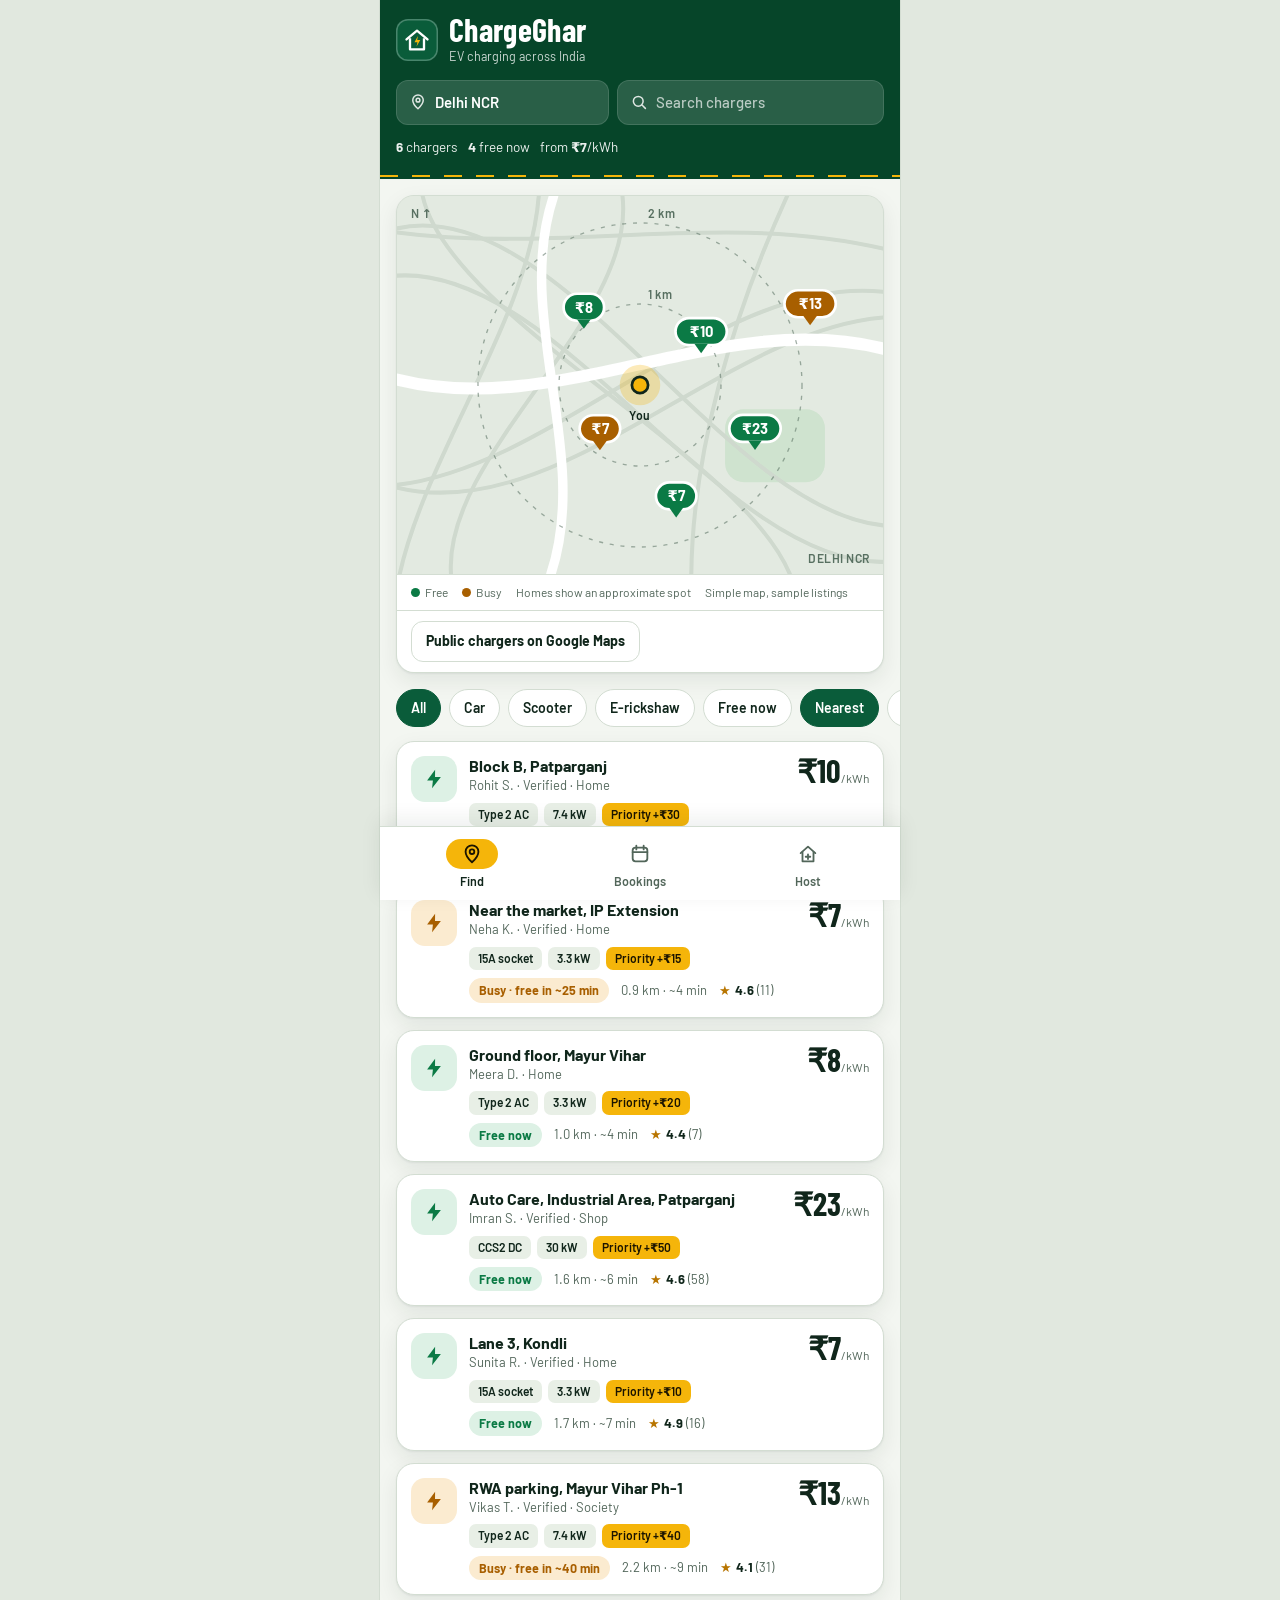
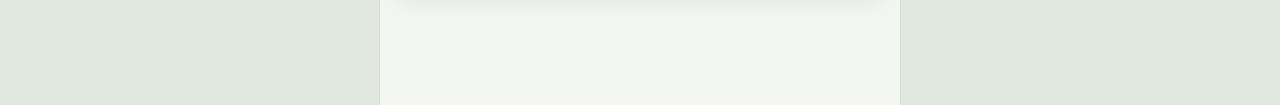
<file: index.html>
<!doctype html>
<html lang="en">
<head>
<meta charset="utf-8">
<meta name="viewport" content="width=device-width,initial-scale=1,viewport-fit=cover">
<title>ChargeGhar</title>
<meta name="description" content="Find EV chargers across India, or earn by sharing your own charger with drivers nearby.">
<meta name="theme-color" content="#064529">
<link rel="manifest" href="manifest.webmanifest">
<link rel="icon" href="icons/favicon.svg" type="image/svg+xml">
<link rel="apple-touch-icon" href="icons/apple-touch-icon.png">
<meta name="mobile-web-app-capable" content="yes">
<meta name="apple-mobile-web-app-capable" content="yes">
<meta name="apple-mobile-web-app-title" content="ChargeGhar">
<meta name="apple-mobile-web-app-status-bar-style" content="black-translucent">
<link rel="preconnect" href="https://fonts.googleapis.com">
<link rel="preconnect" href="https://fonts.gstatic.com" crossorigin>
<link href="https://fonts.googleapis.com/css2?family=Barlow+Condensed:wght@600;700&family=Barlow:wght@400;500;600;700&display=swap" rel="stylesheet">
<link rel="stylesheet" href="styles.css">
<script src="config.js"></script>
</head>
<body>
<div class="app">
  <header class="hd pad">
    <div class="hd-top">
      <div class="brand">
        <div class="logo" aria-hidden="true">
          <svg width="28" height="28" viewBox="0 0 24 24" fill="none"><path d="M3 11.5 12 4l9 7.5" stroke="#fff" stroke-width="2" stroke-linecap="round" stroke-linejoin="round"/><path d="M6 10.5V20h12v-9.5" stroke="#fff" stroke-width="2" stroke-linejoin="round"/><path d="M12.8 8.6 9.8 14h2.6l-.8 3.6 3.2-5.5h-2.6z" fill="#F5B50A"/></svg>
        </div>
        <div><h1>ChargeGhar</h1><div class="tagline">EV charging across India</div></div>
      </div>
      <button id="install" class="ins" data-act="install" hidden>Install app</button>
    </div>
    <div class="hd-ctl" id="hdctl">
      <label class="fld">
        <svg width="18" height="18" viewBox="0 0 24 24" fill="none" stroke="currentColor" stroke-width="2" stroke-linecap="round" stroke-linejoin="round" aria-hidden="true"><path d="M12 21s7-6.2 7-11.5A7 7 0 0 0 5 9.5C5 14.8 12 21 12 21z"/><circle cx="12" cy="9.5" r="2.5"/></svg>
        <select id="city" aria-label="City"></select>
      </label>
      <label class="fld" id="search">
        <svg width="18" height="18" viewBox="0 0 24 24" fill="none" stroke="currentColor" stroke-width="2" stroke-linecap="round" aria-hidden="true"><circle cx="11" cy="11" r="6.5"/><path d="M16 16l4.5 4.5"/></svg>
        <input id="q" type="search" placeholder="Search chargers" autocomplete="off" aria-label="Search chargers">
      </label>
    </div>
    <div class="sum" id="sum"></div>
  </header>
  <div class="road" aria-hidden="true"></div>
  <div id="offline" class="offline" role="status" hidden>You are offline. Saved sample data is shown.</div>
  <main id="view" class="pad"></main>
</div>

<nav class="tabs" aria-label="Main">
  <div class="tabs-in">
    <button class="tab" data-act="tab" data-t="find"><span class="ti"><svg width="22" height="22" viewBox="0 0 24 24" fill="none" stroke="currentColor" stroke-width="2" stroke-linecap="round" stroke-linejoin="round" aria-hidden="true"><path d="M12 21s7-6.2 7-11.5A7 7 0 0 0 5 9.5C5 14.8 12 21 12 21z"/><circle cx="12" cy="9.5" r="2.5"/></svg></span>Find</button>
    <button class="tab" data-act="tab" data-t="bookings"><span class="ti"><svg width="22" height="22" viewBox="0 0 24 24" fill="none" stroke="currentColor" stroke-width="2" stroke-linecap="round" stroke-linejoin="round" aria-hidden="true"><rect x="4" y="5" width="16" height="15" rx="3"/><path d="M8 3v4M16 3v4M4 10h16"/></svg></span>Bookings<span class="badge" hidden></span></button>
    <button class="tab" data-act="tab" data-t="host"><span class="ti"><svg width="22" height="22" viewBox="0 0 24 24" fill="none" stroke="currentColor" stroke-width="2" stroke-linecap="round" stroke-linejoin="round" aria-hidden="true"><path d="M4 11l8-7 8 7"/><path d="M6 10v10h12V10"/><path d="M12 12.5v5M9.5 15h5"/></svg></span>Host</button>
  </div>
</nav>
<div id="sheet" hidden></div>
<div id="toast" class="toast" hidden role="status"></div>
<script src="app.js"></script>
</body>
</html>
</file>
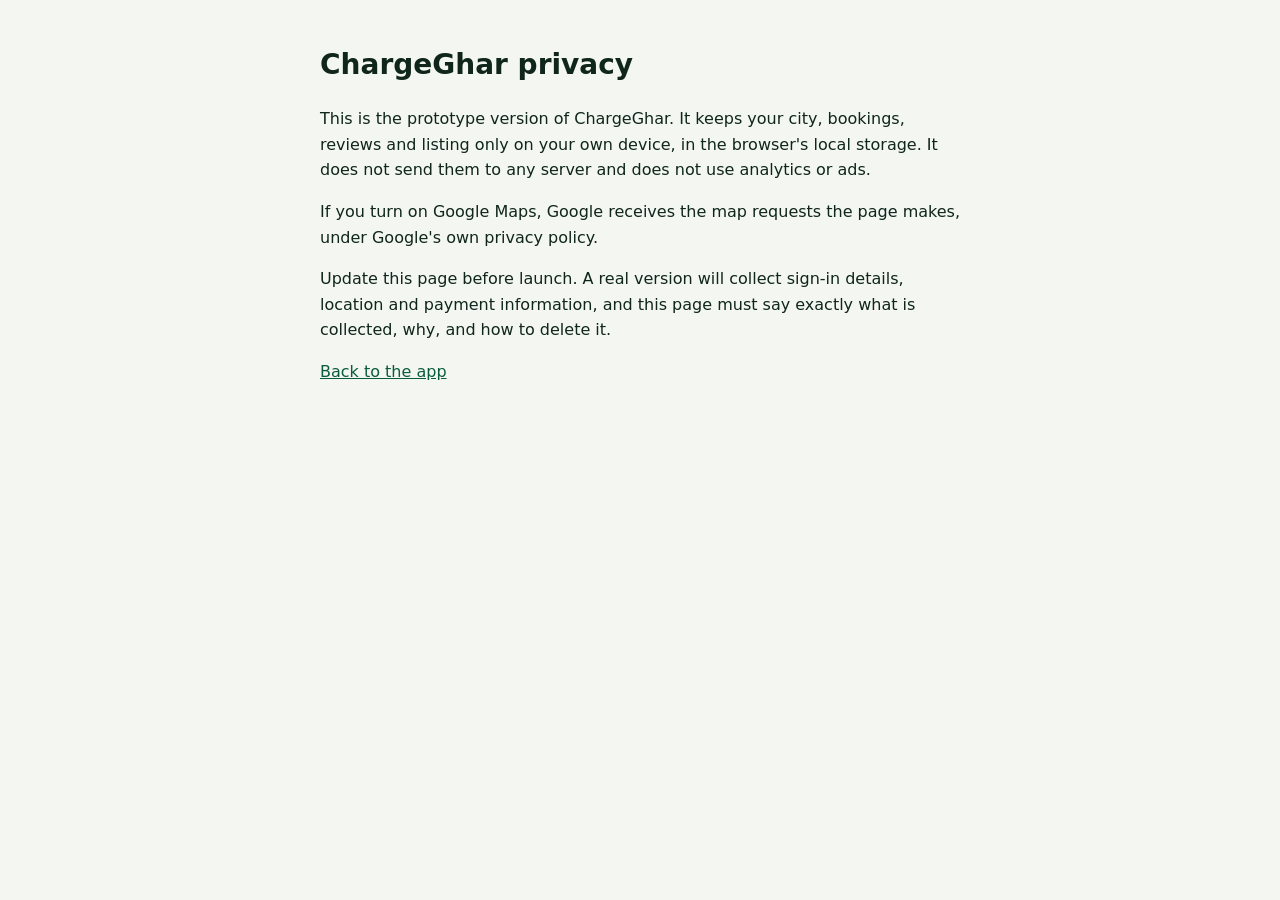
<file: privacy.html>
<!doctype html>
<html lang="en"><head><meta charset="utf-8"><meta name="viewport" content="width=device-width,initial-scale=1"><title>ChargeGhar privacy</title>
<style>body{font:16px/1.6 system-ui,sans-serif;max-width:640px;margin:0 auto;padding:24px 16px;color:#10261B;background:#F3F6F1}h1{font-size:28px}a{color:#0A5C3A}</style></head>
<body><h1>ChargeGhar privacy</h1>
<p>This is the prototype version of ChargeGhar. It keeps your city, bookings, reviews and listing only on your own device, in the browser's local storage. It does not send them to any server and does not use analytics or ads.</p>
<p>If you turn on Google Maps, Google receives the map requests the page makes, under Google's own privacy policy.</p>
<p>Update this page before launch. A real version will collect sign-in details, location and payment information, and this page must say exactly what is collected, why, and how to delete it.</p>
<p><a href="./">Back to the app</a></p></body></html>
</file>
<file: styles.css>
/* ChargeGhar styles.
   Layout: a green header band with a yellow road-marking line, then a map card, filter chips and charger cards, with a bottom tab bar.
   Palette: bottle green, auto-rickshaw yellow, cool green-greys. Type: Barlow Condensed (road-sign display) + Barlow. */
:root{
  --bg:#F3F6F1; --outer:#E1E8DF; --surface:#FFFFFF; --surface2:#E8EFE6; --ink:#10261B; --muted:#52665A; --line:#D3DDD2;
  --brand:#0A5C3A; --brand-ink:#FFFFFF; --hdr-bg:#064529; --hdr-ink:#FFFFFF; --hdr-soft:rgba(255,255,255,.14);
  --signal:#F5B50A; --signal-ink:#1B1400; --star:#B87500;
  --free:#0B7A45; --free-bg:#DDF1E5; --on-free:#FFFFFF; --busy:#A85F00; --busy-bg:#FBEBD0; --on-busy:#FFFFFF; --warn:#B3261E;
  --map-land:#E3EAE1; --map-road:#FFFFFF; --map-road2:#CFD9CE; --map-park:#CFE3CF; --map-lbl:#587061;
  --shadow:0 1px 2px rgba(16,38,27,.06),0 8px 22px rgba(16,38,27,.08);
  --safe-top:env(safe-area-inset-top,0px);
  --font-display:'Barlow Condensed','Arial Narrow',sans-serif;
  --font-body:'Barlow',system-ui,-apple-system,'Segoe UI',Roboto,sans-serif;
}
@media (prefers-color-scheme: dark){
  :root:not([data-theme="light"]){
    --bg:#0B1310; --outer:#060C09; --surface:#13201A; --surface2:#1B2C23; --ink:#E8F1EA; --muted:#9CB1A3; --line:#26382E;
    --brand:#46C98A; --brand-ink:#04150C; --hdr-bg:#0F2A1E; --hdr-ink:#FFFFFF; --hdr-soft:rgba(255,255,255,.10);
    --signal:#F5B50A; --signal-ink:#1B1400; --star:#F5B50A;
    --free:#4CD38C; --free-bg:#123425; --on-free:#04150C; --busy:#F0B24A; --busy-bg:#3A2A10; --on-busy:#1A1200; --warn:#FF8A80;
    --map-land:#112019; --map-road:#243729; --map-road2:#1A2B21; --map-park:#14301F; --map-lbl:#8CA597;
    --shadow:0 1px 2px rgba(0,0,0,.4),0 8px 22px rgba(0,0,0,.35);
    color-scheme:dark;
  }
}
:root[data-theme="dark"]{
  --bg:#0B1310; --outer:#060C09; --surface:#13201A; --surface2:#1B2C23; --ink:#E8F1EA; --muted:#9CB1A3; --line:#26382E;
  --brand:#46C98A; --brand-ink:#04150C; --hdr-bg:#0F2A1E; --hdr-ink:#FFFFFF; --hdr-soft:rgba(255,255,255,.10);
  --signal:#F5B50A; --signal-ink:#1B1400; --star:#F5B50A;
  --free:#4CD38C; --free-bg:#123425; --on-free:#04150C; --busy:#F0B24A; --busy-bg:#3A2A10; --on-busy:#1A1200; --warn:#FF8A80;
  --map-land:#112019; --map-road:#243729; --map-road2:#1A2B21; --map-park:#14301F; --map-lbl:#8CA597;
  --shadow:0 1px 2px rgba(0,0,0,.4),0 8px 22px rgba(0,0,0,.35);
  color-scheme:dark;
}
*{box-sizing:border-box}
[hidden]{display:none!important}
html{-webkit-text-size-adjust:100%}
body{margin:0;background:var(--outer);color:var(--ink);font-family:var(--font-body);font-size:15px;line-height:1.45;-webkit-tap-highlight-color:transparent}
button{font:inherit;color:inherit;cursor:pointer}
a{color:var(--brand);font-weight:600}
:focus-visible{outline:3px solid var(--signal);outline-offset:2px}
h1,h2,h3,p{margin:0}
.pad{padding-left:max(16px,env(safe-area-inset-left,0px));padding-right:max(16px,env(safe-area-inset-right,0px))}
.app{max-width:520px;margin:0 auto;min-height:100vh;min-height:100dvh;background:var(--bg);box-shadow:0 0 0 1px var(--line);padding-bottom:110px}
.muted,.sub{color:var(--muted)}
.sub{font-size:13px}
small{font-size:12px}

/* header */
.hd{background:var(--hdr-bg);color:var(--hdr-ink);padding-top:calc(14px + var(--safe-top));padding-bottom:16px}
.hd-top{display:flex;align-items:center;justify-content:space-between;gap:12px}
.brand{display:flex;align-items:center;gap:11px;min-width:0}
.logo{width:42px;height:42px;border-radius:12px;background:#0A5C3A;display:grid;place-items:center;flex:none;box-shadow:inset 0 0 0 1.5px rgba(255,255,255,.25)}
.brand h1{font:700 32px/.95 var(--font-display);letter-spacing:.01em}
.brand .tagline{font-size:12.5px;opacity:.8;margin-top:3px}
.ins{background:var(--signal);color:var(--signal-ink);border:0;border-radius:999px;padding:8px 14px;font-weight:700;font-size:14px;white-space:nowrap}
.hd-ctl{display:grid;grid-template-columns:minmax(0,1fr) minmax(0,1.25fr);gap:8px;margin-top:14px}
.hd-ctl.solo{grid-template-columns:1fr}
.fld{display:flex;align-items:center;gap:8px;background:var(--hdr-soft);border-radius:12px;padding:0 12px;min-width:0;border:1px solid rgba(255,255,255,.12)}
.fld svg{flex:none;opacity:.85}
.fld select,.fld input{background:transparent;border:0;color:var(--hdr-ink);font:inherit;font-weight:600;width:100%;min-width:0;padding:11px 0;outline:none;appearance:none;-webkit-appearance:none}
.fld select option{color:#10261B;background:#fff}
.fld input::placeholder{color:rgba(255,255,255,.68);font-weight:500}
.fld input::-webkit-search-cancel-button{filter:invert(1)}
.fld:focus-within{box-shadow:0 0 0 3px var(--signal)}
.sum{margin-top:12px;font-size:13.5px;opacity:.92;display:flex;flex-wrap:wrap;gap:2px 10px}
.sum b{font-weight:700}
.road{height:6px;background:var(--hdr-bg);position:relative}
.road::after{content:"";position:absolute;left:0;right:0;top:2px;height:2px;background:repeating-linear-gradient(90deg,var(--signal) 0 18px,transparent 18px 32px)}
.offline{background:var(--busy-bg);color:var(--busy);font-weight:600;text-align:center;padding:7px 16px;font-size:13px}
main{padding-top:16px}

/* map */
.map{border:1px solid var(--line);border-radius:18px;overflow:hidden;background:var(--map-land);box-shadow:var(--shadow)}
.map svg{display:block;width:100%;height:auto}
.gmap{width:100%;height:320px;background:var(--map-land)}
.land{fill:var(--map-land)}
.park{fill:var(--map-park)}
.road2{fill:none;stroke:var(--map-road2);stroke-linecap:round}
.road1{fill:none;stroke:var(--map-road);stroke-linecap:round}
.ring{fill:none;stroke:var(--map-lbl);stroke-width:1;stroke-dasharray:3 5;opacity:.55}
.lbl{fill:var(--map-lbl);font:600 9px var(--font-body);letter-spacing:.04em}
.pin{cursor:pointer}
.pin rect,.pin path{fill:var(--free)}
.pin text{fill:var(--on-free);font:700 11px var(--font-body)}
.pin.busy rect,.pin.busy path{fill:var(--busy)}
.pin.busy text{fill:var(--on-busy)}
.pin rect{stroke:var(--surface);stroke-width:2}
.pin.sel rect{stroke:var(--signal);stroke-width:3}
.pin:focus-visible rect{stroke:var(--signal);stroke-width:3}
.pin:focus{outline:none}
.me-ring{fill:var(--signal);opacity:.28}
.me-dot{fill:var(--signal);stroke:var(--ink);stroke-width:2}
.legend{display:flex;flex-wrap:wrap;gap:4px 14px;padding:9px 14px;font-size:12px;color:var(--muted);border-top:1px solid var(--line);background:var(--surface)}
.dot{display:inline-block;width:9px;height:9px;border-radius:50%;margin-right:5px}
.maplinks{padding:10px 14px;border-top:1px solid var(--line);background:var(--surface);display:flex;gap:8px;flex-wrap:wrap}

/* chips */
.chips{display:flex;gap:8px;margin:14px -16px 12px;padding:2px 16px;overflow-x:auto;scrollbar-width:none}
.chips::-webkit-scrollbar{display:none}
.chip{border:1px solid var(--line);background:var(--surface);padding:8px 14px;border-radius:999px;font-weight:600;font-size:14px;white-space:nowrap;flex:none}
.chip[aria-pressed="true"]{background:var(--brand);color:var(--brand-ink);border-color:var(--brand)}
.chip.mini{padding:5px 11px;font-size:13px}

/* cards */
.list{display:grid;gap:12px}
.card{background:var(--surface);border:1px solid var(--line);border-radius:18px;padding:14px;display:grid;grid-template-columns:auto minmax(0,1fr);gap:12px;text-align:left;width:100%;min-width:0;box-shadow:var(--shadow)}
.card.flat{display:grid;box-shadow:none}
button.card:hover{border-color:var(--brand)}
.ico{width:46px;height:46px;border-radius:14px;display:grid;place-items:center;background:var(--free-bg);color:var(--free)}
.ico.busy{background:var(--busy-bg);color:var(--busy)}
.cbody{display:grid;gap:8px;min-width:0}
.row{display:flex;justify-content:space-between;align-items:flex-start;gap:12px}
.row>*{min-width:0}
.name{font-weight:700;font-size:16px;line-height:1.25;overflow-wrap:anywhere}
.price{text-align:right;white-space:nowrap}
.price b{font:700 32px/.9 var(--font-display)}
.price small{color:var(--muted)}
.tags{display:flex;flex-wrap:wrap;gap:6px}
.tag{font-size:12px;font-weight:600;padding:3px 9px;border-radius:7px;background:var(--surface2)}
.tag.prio{background:var(--signal);color:var(--signal-ink)}
.meta{display:flex;flex-wrap:wrap;gap:6px 12px;font-size:13px;color:var(--muted);align-items:center}
.pill{font-size:12.5px;font-weight:700;padding:3px 10px;border-radius:999px;white-space:nowrap}
.pill.free{background:var(--free-bg);color:var(--free)}
.pill.busy{background:var(--busy-bg);color:var(--busy)}
.pill.bad{background:var(--surface2);color:var(--warn)}
.status{font-weight:600}
.status.free{color:var(--free)} .status.busy{color:var(--busy)} .status.bad{color:var(--warn)}
.stars{color:var(--star);letter-spacing:1px;white-space:nowrap}
.rate{font-weight:700;color:var(--ink)}
.empty{padding:28px 18px;text-align:center;color:var(--muted);border:1px dashed var(--line);border-radius:18px;display:grid;gap:12px;justify-items:center}
h2.sec{font:700 26px/1.05 var(--font-display);letter-spacing:.01em;margin:4px 0 12px}
h3.mini{font:700 21px/1.1 var(--font-display);letter-spacing:.01em}
.box{background:var(--surface);border:1px solid var(--line);border-radius:18px;padding:16px;display:grid;gap:12px;margin-top:14px;box-shadow:var(--shadow)}
.field{display:grid;gap:6px}
.field>label,.lab{font-weight:600;font-size:14px;display:flex;justify-content:space-between;gap:10px}
select.in,input[type=text],input[type=number],input[type=time],textarea{width:100%;min-width:0;font:inherit;color:var(--ink);background:var(--bg);border:1px solid var(--line);border-radius:12px;padding:10px 12px}
textarea{resize:vertical;min-height:60px}
input[type=range]{width:100%;accent-color:var(--brand)}
.two{display:grid;grid-template-columns:1fr 1fr;gap:10px}
.check{display:flex;gap:10px;align-items:flex-start;padding:12px;border:1px solid var(--line);border-radius:14px;background:var(--bg)}
.check input{width:20px;height:20px;accent-color:var(--brand);flex:none;margin-top:2px}
.btn{background:var(--brand);color:var(--brand-ink);border:0;border-radius:14px;padding:14px 16px;font-weight:700;font-size:16px;width:100%;text-align:center;text-decoration:none;display:inline-block}
.btn.alt{background:transparent;color:var(--ink);border:1px solid var(--line)}
.btn.small{width:auto;padding:9px 14px;font-size:14px;border-radius:12px}
.btn.gold{background:var(--signal);color:var(--signal-ink)}
.seg{display:grid;grid-template-columns:repeat(2,1fr);gap:8px}
.seg button{padding:10px;border:1px solid var(--line);border-radius:12px;background:var(--bg);font-weight:500}
.seg button[aria-pressed="true"]{border-color:var(--brand);box-shadow:inset 0 0 0 1px var(--brand);font-weight:700}
.cost{display:grid;gap:4px;padding:12px;background:var(--bg);border:1px dashed var(--line);border-radius:14px;font-variant-numeric:tabular-nums}
.cost div{display:flex;justify-content:space-between;gap:10px}
.cost .tot{font-weight:700;font-size:17px;border-top:1px solid var(--line);padding-top:6px;margin-top:2px}
.stats{display:grid;grid-template-columns:repeat(2,1fr);gap:8px;margin:14px 0}
.stat{background:var(--surface);border:1px solid var(--line);border-radius:14px;padding:10px 12px}
.stat span{display:block;font-size:12px;color:var(--muted)}
.stat b{font-size:16px}
.note{background:var(--surface);border:1px solid var(--line);border-left:4px solid var(--signal);padding:10px 12px;border-radius:12px;font-size:14px}
.good{color:var(--free);font-weight:600}
.steps{margin:0;padding-left:20px;display:grid;gap:4px}

/* host hero */
.hero{background:var(--hdr-bg);color:var(--hdr-ink);border-radius:20px;padding:20px 18px;display:grid;gap:14px;box-shadow:var(--shadow)}
.hero h2{font:700 32px/1 var(--font-display);letter-spacing:.01em;text-wrap:balance}
.hero h2 em{font-style:normal;color:var(--signal)}
.hero p{opacity:.88}
.pts{list-style:none;margin:0;padding:0;display:grid;gap:10px}
.pts li{display:grid;grid-template-columns:34px minmax(0,1fr);gap:12px;align-items:center;font-size:14.5px}
.pts i{width:34px;height:34px;border-radius:10px;background:var(--hdr-soft);display:grid;place-items:center;color:var(--signal)}

/* sheet */
.scrim{position:fixed;inset:0;background:rgba(5,12,8,.6);z-index:30;display:flex;align-items:flex-end;justify-content:center}
.panel{background:var(--bg);width:100%;max-width:520px;max-height:92%;overflow:auto;border-radius:24px 24px 0 0;
  padding-top:10px;padding-bottom:calc(24px + env(safe-area-inset-bottom,0px));padding-left:max(16px,env(safe-area-inset-left,0px));padding-right:max(16px,env(safe-area-inset-right,0px))}
.grab{width:42px;height:5px;border-radius:3px;background:var(--line);margin:0 auto 12px}
.x{border:1px solid var(--line);background:var(--surface);border-radius:12px;width:40px;height:40px;flex:none;font-size:16px}
.chat{display:grid;gap:8px}
.log{display:flex;flex-direction:column;gap:6px;max-height:220px;overflow:auto;padding:4px 0}
.msg{max-width:82%;padding:8px 12px;border-radius:14px;font-size:14px;overflow-wrap:anywhere}
.msg.host{background:var(--surface2);align-self:flex-start;border-bottom-left-radius:4px}
.msg.me{background:var(--brand);color:var(--brand-ink);align-self:flex-end;border-bottom-right-radius:4px}
.send{display:grid;grid-template-columns:1fr auto;gap:8px}
.rsum{display:flex;align-items:center;gap:14px}
.big{font:700 54px/1 var(--font-display)}
.bars{display:grid;gap:4px;font-size:12px;color:var(--muted);font-variant-numeric:tabular-nums}
.bar{display:grid;grid-template-columns:28px 1fr 28px;gap:8px;align-items:center}
.bar span:last-child{text-align:right}
.track{height:8px;border-radius:4px;background:var(--surface2);overflow:hidden}
.track i{display:block;height:100%;background:var(--star)}
.rev{border-top:1px solid var(--line);padding-top:10px;display:grid;gap:5px}
.rev p{overflow-wrap:anywhere}
.reply{background:var(--bg);border-radius:12px;padding:8px 10px;font-size:13px}
.starpick{display:flex;gap:6px}
.starpick button{flex:1;border:1px solid var(--line);background:var(--surface);border-radius:12px;font-size:26px;line-height:1;padding:8px 0;color:var(--star)}
.starpick button[aria-pressed="true"]{border-color:var(--star)}

/* tabs */
.tabs{position:fixed;left:0;right:0;bottom:0;z-index:20;display:flex;justify-content:center;pointer-events:none}
.tabs-in{pointer-events:auto;width:100%;max-width:520px;background:var(--surface);border-top:1px solid var(--line);display:grid;grid-template-columns:repeat(3,1fr);gap:4px;
  padding-top:6px;padding-bottom:calc(6px + env(safe-area-inset-bottom,0px));padding-left:max(10px,env(safe-area-inset-left,0px));padding-right:max(10px,env(safe-area-inset-right,0px));box-shadow:0 -6px 20px rgba(16,38,27,.08)}
.tab{background:none;border:0;padding:6px 4px 4px;font-weight:600;font-size:12.5px;color:var(--muted);display:grid;justify-items:center;gap:3px;position:relative;border-radius:14px}
.tab .ti{width:52px;height:30px;border-radius:15px;display:grid;place-items:center}
.tab[aria-current="page"]{color:var(--ink)}
.tab[aria-current="page"] .ti{background:var(--signal);color:var(--signal-ink)}
.tab .badge{position:absolute;top:2px;right:calc(50% - 32px);background:var(--warn);color:#fff;border-radius:999px;font-size:11px;font-weight:700;min-width:18px;height:18px;display:grid;place-items:center;padding:0 5px}
.toast{position:fixed;left:50%;transform:translateX(-50%);bottom:calc(92px + env(safe-area-inset-bottom,0px));background:var(--ink);color:var(--bg);padding:11px 18px;border-radius:12px;z-index:40;max-width:calc(100% - 32px);font-weight:600;text-align:center;box-shadow:var(--shadow)}
.foot{margin:22px 0 4px;text-align:center;font-size:12.5px;color:var(--muted)}
.foot button{background:none;border:0;color:var(--muted);text-decoration:underline;font-size:12.5px;padding:4px}
@media (prefers-reduced-motion:no-preference){
  .card,.chip,.btn,.tab .ti{transition:border-color .15s,background-color .15s,color .15s}
  .panel{animation:rise .22s ease-out}
  @keyframes rise{from{transform:translateY(24px);opacity:.6}to{transform:none;opacity:1}}
}
</file>
